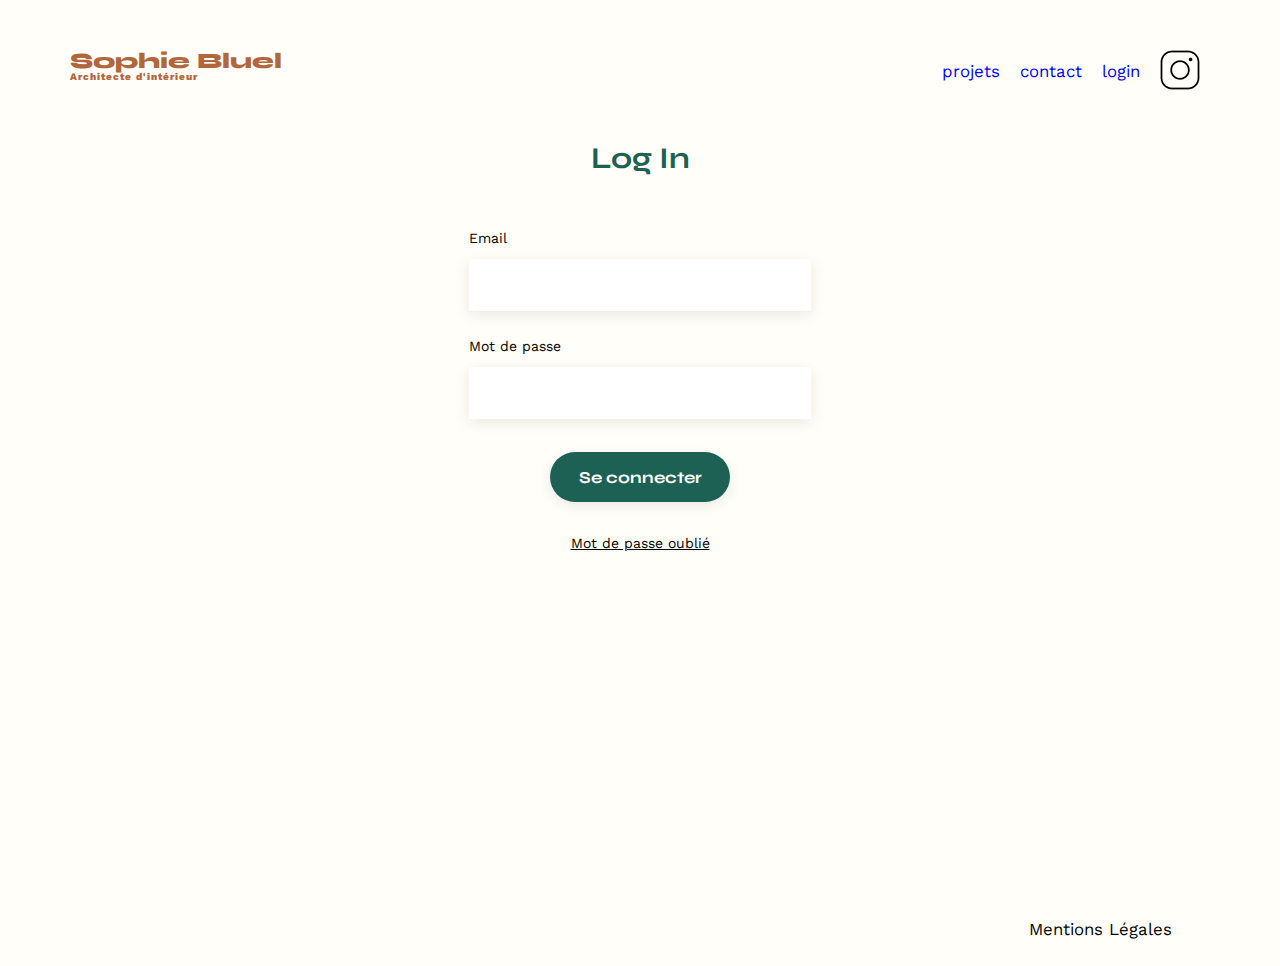
<file: FrontEnd/login.html>
<!DOCTYPE html>
<html lang="fr">
<head>
	<meta charset="UTF-8">
	<title>Sophie Bluel - Architecte d'intérieur</title>
	<meta name="viewport" content="width=device-width, initial-scale=1.0">
	<link rel="preconnect" href="https://fonts.googleapis.com">
	<link rel="preconnect" href="https://fonts.gstatic.com" crossorigin>
	<link href="https://fonts.googleapis.com/css2?family=Syne:wght@700;800&family=Work+Sans&display=swap" rel="stylesheet">
	<meta name="description" content="">
	<link rel="stylesheet" href="./assets/login.css">
	<script src="login.js" defer></script>
</head>

<body>
<header>
	<h1>Sophie Bluel <span>Architecte d'intérieur</span></h1>
	<nav>
		<ul>
			<a href="index.html#portfolio"><li>projets</li></a>
			<a href="index.html#contact"><li>contact</li></a>
			<a href="login.html"><li>login</li></a>
			<li><img src="./assets/icons/instagram.png" alt="Instagram"></li>
		</ul>
	</nav>
</header>
<main>
	<section id="login">
		<h2>Log In</h2>
		<form action="http://localhost:5678/api/users/login" method="post" id="login-form">
			<label for="email">Email</label>
			<input type="email" name="email" id="email">
			<label for="password">Mot de passe</label>
			<input type="password" name="password" id="password"></input>
			<input type="submit" value="Se connecter" id="login-form-submit">
            <p><a href="#">Mot de passe oublié</a></p>
		</form>
	</section>
</main>

<footer>
	<nav>
		<ul>
			<li>Mentions Légales</li>
		</ul>
	</nav>
</footer>
</body>
</html>
</file>
<file: FrontEnd/assets/login.css>
/* http://meyerweb.com/eric/tools/css/reset/
   v2.0 | 20110126
   License: none (public domain)
*/

html, body, div, span, applet, object, iframe,
h1, h2, h3, h4, h5, h6, p, blockquote, pre,
a, abbr, acronym, address, big, cite, code,
del, dfn, em, img, ins, kbd, q, s, samp,
small, strike, strong, sub, sup, tt, var,
b, u, i, center,
dl, dt, dd, ol, ul, li,
fieldset, form, label, legend,
table, caption, tbody, tfoot, thead, tr, th, td,
article, aside, canvas, details, embed,
figure, figcaption, footer, header, hgroup,
menu, nav, output, ruby, section, summary,
time, mark, audio, video {
	margin: 0;
	padding: 0;
	border: 0;
	font-size: 100%;
	font: inherit;
	vertical-align: baseline;
}
/* HTML5 display-role reset for older browsers */
article, aside, details, figcaption, figure,
footer, header, hgroup, menu, nav, section {
	display: block;
}
body {
	line-height: 1;
}
ol, ul {
	list-style: none;
}
blockquote, q {
	quotes: none;
}
blockquote:before, blockquote:after,
q:before, q:after {
	content: '';
	content: none;
}
table {
	border-collapse: collapse;
	border-spacing: 0;
}
/** end reset css**/
body {
	max-width: 1140px;
	margin:auto;
	font-family: 'Work Sans' ;
	font-size: 14px;
}
header {
	display: flex;
	justify-content: space-between;
	margin: 50px 0
}
section {
	margin: 50px 0
}

h1{
	display: flex;
	flex-direction: column;
	font-family: 'Syne';
	font-size: 22px;
	font-weight: 800;
	color: #B1663C
}

h1 > span {
	font-family: 'Work Sans';
	font-size:10px;
	letter-spacing: 0.1em;
;
}

h2{
	font-family: 'Syne';
	font-weight: 700;
	font-size: 30px;
	color: #1D6154
}
nav ul {
	display: flex;
	align-items: center;
	list-style-type: none;

}
nav li {
	padding: 0 10px;
	font-size: 1.2em;
}

li:hover {
	color: #B1663C;
}

#login {
	width: 30%;
	margin: auto;
}
#login > * {
	text-align: center;

}
#login h2{
	margin-bottom: 20px;
}
#login form {
	text-align: left;
	margin-top:30px;
	display: flex;
	flex-direction: column;
}

#login input {
	height: 50px;
	font-size: 1.2em;
	border: none;
	box-shadow: 0px 4px 14px rgba(0, 0, 0, 0.09);
}
#login label {
	margin: 2em 0 1em 0;
}
#login textarea {
	border: none;
	box-shadow: 0px 4px 14px rgba(0, 0, 0, 0.09);
}
#login p a {
	text-decoration: underline;
	color: black;
}
#login p {
	text-align: center;
}


input[type="submit"]{
	font-family: 'Syne';
	font-weight: 700;
	color: white;
	background-color: #1D6154;
	margin : 2em auto ;
	width: 180px;
	text-align: center;
	border-radius: 60px ;
}

footer nav ul {
	display: flex;
	justify-content: flex-end;
	margin: 2em
}

/* Style et affichage des boutons filtres*/
body {
	background-color: #FFFEF8	;
}


main {}
	

section {
	min-height:750px;
	width: auto;
}

a:visited {
	color: black;
}

a {
	text-decoration: none;
}

li:hover {
	font-weight: bold;
}
</file>
